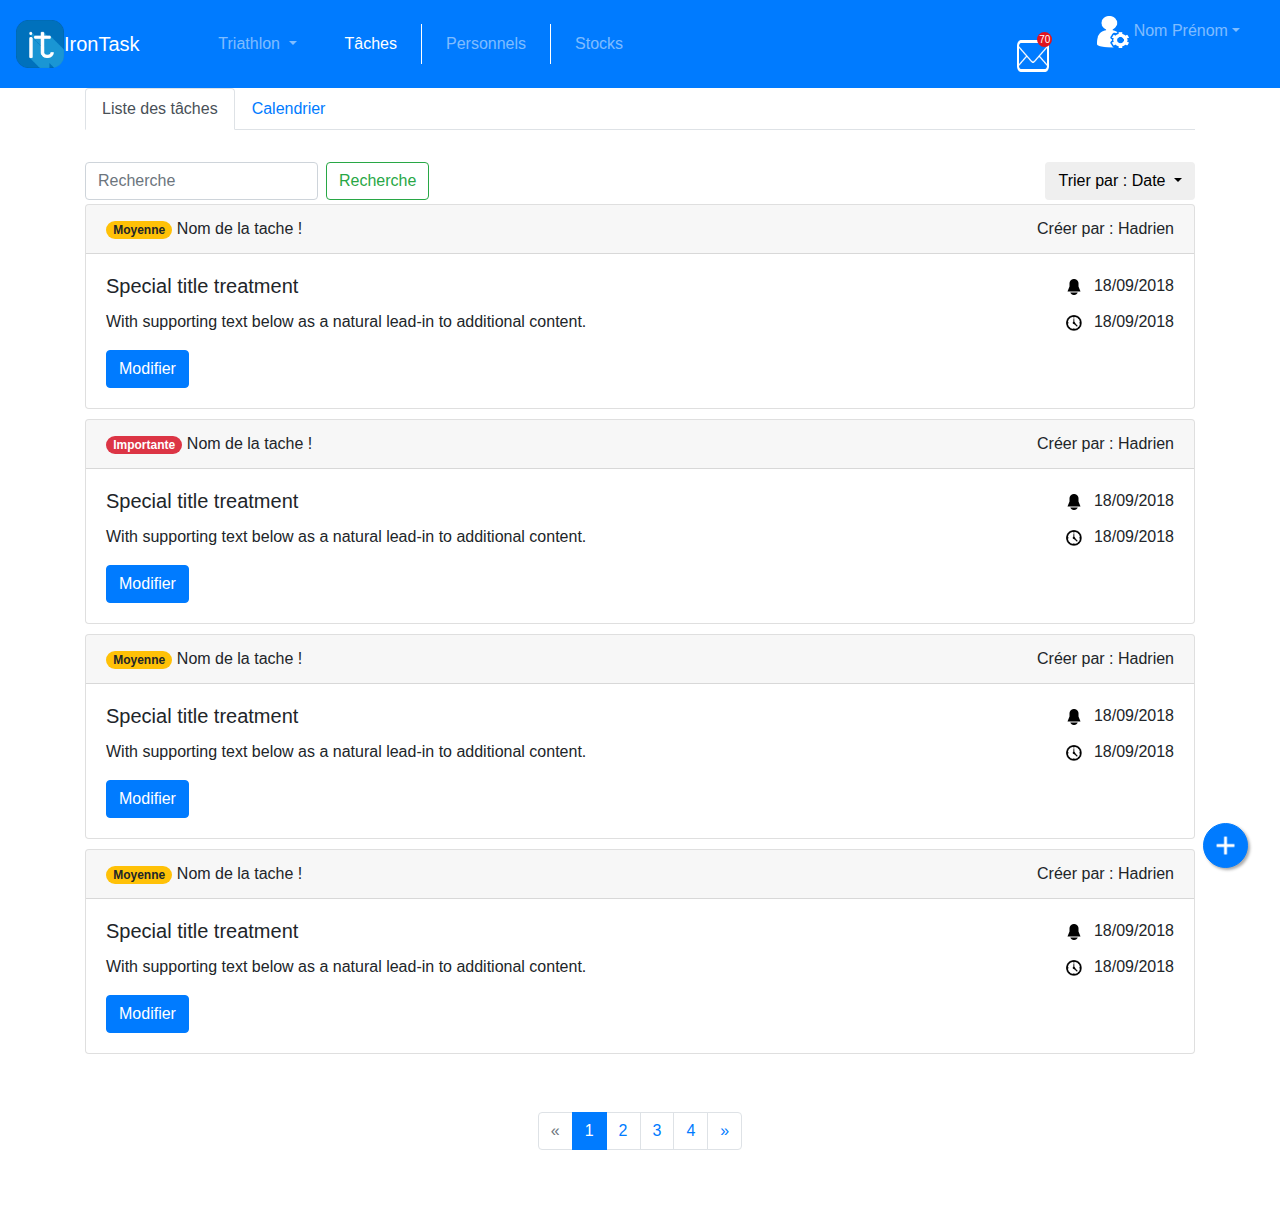
<file: index.html>
<!DOCTYPE html>
<html lang="fr">

<head>
    <meta charset="UTF-8">
    <title>IronTask</title>
    <link href="css/bootstrap.min.css" rel="stylesheet">
    <link href="css/templates/menu.css" rel="stylesheet">
    <link href="css/datepicker.css" rel="stylesheet" >
    <script src="js/jquery-3.3.1.min.js"></script>
    <script src="js/datepicker.js"></script>
    <script src="js/bootstrap.bundle.js"></script>
    <script src="js/popper.min.js"></script>
</head>
<body>

<header class="navbar navbar-dark bg-primary navbar-expand-md bg-faded justify-content-center">
    <img class="logoit" alt="logo" src="img/logo.png">
    <a href="index.html" class="navbar-brand d-flex mr-auto">IronTask</a>
    <button class="navbar-toggler" type="button" data-toggle="collapse"
            data-target="#collapsingNavbar3">
        <span class="navbar-toggler-icon"></span>
    </button>
    <div class="navbar-collapse collapse w-100" id="collapsingNavbar3">
        <ul class="navbar-nav mx-auto w-100 justify-content-center">
            <li class="nav-item dropdown px-3"><a
                    class="nav-link dropdown-toggle" href="#"
                    id="navbarDropdownMenuLink" data-toggle="dropdown"
                    aria-haspopup="true" aria-expanded="false"> Triathlon </a>
                <div class="dropdown-menu" aria-labelledby="navbarDropdownMenuLink">
                    <a class="dropdown-item" href="#">Triathlon du 01.01.2017</a>
                    <a class="dropdown-item" href="#">Triathlon du 02.02.2018</a>
                    <div class="dropdown-divider"></div>
                    <a class="dropdown-item" href="#" data-toggle="modal" data-target="#modalAjoutTriathlon"> <img class="iconeadmin" alt="messagerie" src="img/ajouter2.png">Ajouter
                        un Triathlon</a>
                </div>
            </li>
            <li class="nav-item active px-3 "><a class="nav-link" href="#">Tâches
                <span class="sr-only">(current)</span>
            </a></li>
            <li class="ligne_verticale"></li>
            <li class="nav-item px-3"><a class="nav-link" href="#">Personnels</a></li>
            <li class="ligne_verticale"></li>
            <li class="nav-item px-3"><a class="nav-link" href="#">Stocks</a></li>
        </ul>
        <ul class="navbar-nav ml-auto w-100 justify-content-end">

            <li class="nav-item px-3 ">
                <a class="nav-link" href="#">
                    <span id="noti_Counter">70</span>

                    <img class="messagerie" alt="messagerie" src="img/mail.png"></a></li>


            <li class="nav-item dropdown px-3"><a
                    class="nav-link dropdown-toggle" href="#"
                    id="navbarDropdownMenuLink1" data-toggle="dropdown"
                    aria-haspopup="true" aria-expanded="false"><img class="compte" alt="messagerie" src="img/admin.png">
                Nom Prénom</a>
                <div class="dropdown-menu dropdown-menu-right" aria-labelledby="navbarDropdownMenuLink1">
                    <a class="dropdown-item" href="#"><img class="iconeadmin" alt="messagerie" src="img/moncompte.png">Mon
                        compte</a>
                    <a class="dropdown-item" href="#"><img class="iconeadmin" alt="messagerie" src="img/parametres.png">Paramètres</a>
                    <div class="dropdown-divider"></div>
                    <a class="dropdown-item" href="" data-toggle="modal" data-target="#logoutModal"><img class="iconeadmin" alt="messagerie" src="img/logout.png">Se déconnecter</a>
                </div>
            </li>
        </ul>
    </div>
</header>
<!-- Modale logout-->

<div class="modal fade" id="logoutModal" tabindex="-1" role="dialog" aria-hidden="true">
    <div class="modal-dialog" role="document">
        <div class="modal-content">
            <div class="modal-header">
                <h5 class="modal-title" >Déconnexion</h5>
                <button type="button" class="close" data-dismiss="modal" aria-label="Close">
                    <span aria-hidden="true">&times;</span>
                </button>
            </div>
            <div class="modal-body">
                Êtes-vous sûr(e) de vouloir vous déconnecter ?
            </div>
            <div class="modal-footer">
                <button type="button" class="btn btn-secondary" data-dismiss="modal">Annuler</button>
                <button type="button" class="btn btn-primary" onclick="window.location.href='login.html'">Se déconnecter</button>
            </div>
        </div>
    </div>
</div>


<!-- Modal Ajout Triathlon -->
<div class="modal fade" id="modalAjoutTriathlon" tabindex="-1" role="dialog" aria-hidden="true">
    <div class="modal-dialog" role="document">
        <div class="modal-content">
            <div class="modal-header">
                <h5 class="modal-title">Ajouter un triathlon</h5>
                <button type="button" class="close" data-dismiss="modal" aria-label="Close">
                    <span aria-hidden="true">&times;</span>
                </button>
            </div>
            <div class="modal-body">
                <form>
                    <div class="container-fluid">
                        <div class="row form-group">
                            <label for="recipient-name2" class="form-control-label">Nom triathlon :</label>
                            <input type="text" class="form-control" id="recipient-name2">
                        </div>
                        <div class="row form-group">
                            <label for="message-text" class="form-control-label">Description :</label>
                            <textarea class="form-control" id="message-text2"></textarea>
                        </div>
                        <div class="form-group row">
                            <label for="adresse" class="col-2 col-form-label">Adr :</label>
                            <input class="form-control col-10" type="text" value="Adresse" id="adresse">
                        </div>
                         <div class="form-group row">
                            <label for="cp" class="col-2 col-form-label">Cp :</label>
                            <input class="form-control col-3" type="text" value="9999" id="cp">
                             <label for="ville" class="col-2 col-form-label">Ville :</label>
                            <input class="form-control col-5" type="text" value="Ville" id="ville">
                        </div>

                        <div class="row ">
                            <div class ="input-group mb-1">
                                <div class="input-group-prepend">
                                    <label class="input-group-text"><img class="iconeadmin" alt="messagerie" src="/img/date.png">Date triathlon</label>
                                </div>
                                <input type="text" class="form-control" data-toggle="datepicker">
                            </div>
                        </div>
                        <div class="row espaceModale">
                            <div class ="input-group mb-1">
                                <div class="input-group-prepend">
                                    <label class="input-group-text"><img class="iconeadmin" alt="messagerie" src="img/time.png">Heure</label>
                                </div>
                                <input class="form-control" type="time"  >
                            </div>
                        </div>
                        <div class="row">
                            <div class ="input-group mb-1">
                                <select class="custom-select" id="inputGroupSelect03">
                                    <option selected>Choix...</option>
                                    <option value="1">Distance S </option>
                                    <option value="2">Distance M </option>
                                    <option value="3">Distance L </option>
                                </select>
                                <div class="input-group-append">
                                    <label class="input-group-text" for="inputGroupSelect03">Format</label>
                                </div>
                            </div>
                        </div>
                    </div>
                </form>
            </div>
            <div class="modal-footer">
                <button type="button" class="btn btn-secondary" data-dismiss="modal">Fermer</button>
                <button type="button" class="btn btn-primary">Ajouter</button>
            </div>
        </div>
    </div>
</div>


<div class="entête">
    <div class="container ">
        <ul class="nav nav-tabs align-content-center" role="tablist">
            <li class="nav-item">
                <a class="nav-link active" href="#">Liste des tâches</a>
            </li>

            <li class="nav-item">
                <a class="nav-link" href="#">Calendrier</a>
            </li>
        </ul>
    </div>
</div>


<div class="container ">
    <div class="row mt-3 ">
        <div class="col   ">
            <div class="row mt-3 mb-1">
                <div class="col">
                    <form class="form-inline my-2 my-lg-0">
                        <input class="form-control mr-sm-2" type="search" placeholder="Recherche"
                               aria-label="Recherche">
                        <button class="btn btn-outline-success my-2 my-sm-0" type="submit">Recherche</button>
                    </form>
                </div>

                <div class="col-sm">

                    <div class="dropdown float-right">
                        <button class="btn  dropdown-toggle" type="button" id="boutonTri"
                                data-toggle="dropdown" aria-haspopup="true" aria-expanded="false">
                            Trier par : Date
                        </button>
                        <div class="dropdown-menu" aria-labelledby="boutonTri">
                            <a class="dropdown-item" href="#">Priorité</a>
                            <a class="dropdown-item" href="#">Date d'ajout</a>

                        </div>
                    </div>

                </div>

            </div>
        </div>
    </div>


    <!-- Taches -->
    <div class="card">
        <div class="card-header">
            <span class="badge badge-pill badge-warning">Moyenne</span>
            Nom de la tache !
            <div class="float-right"> Créer par : Hadrien</div>
        </div>

        <div class="card-body">
            <div class="float-right">
                <a><img class="iconeadmin" alt="messagerie" src="img/alerte.png">18/09/2018</a>
            </div>
            <h5 class="card-title">Special title treatment</h5>
            <div class="float-right">
                <a><img class="iconeadmin" alt="messagerie" src="img/clock.png">18/09/2018</a>
            </div>
            <p class="card-text">With supporting text below as a natural lead-in to additional content.</p>
            <a href="#" class="btn btn-primary">Modifier</a>

        </div>
    </div>

    <div class="card">
        <div class="card-header">
            <span class="badge badge-pill badge-danger">Importante</span>
            Nom de la tache !
            <div class="float-right"> Créer par : Hadrien</div>
        </div>

        <div class="card-body">
            <div class="float-right">
                <a><img class="iconeadmin" alt="messagerie" src="img/alerte.png">18/09/2018</a>
            </div>
            <h5 class="card-title">Special title treatment</h5>
            <div class="float-right">
                <a><img class="iconeadmin" alt="messagerie" src="img/clock.png">18/09/2018</a>
            </div>
            <p class="card-text">With supporting text below as a natural lead-in to additional content.</p>
            <a href="#" class="btn btn-primary">Modifier</a>

        </div>
    </div>
    <div class="card">
        <div class="card-header">
            <span class="badge badge-pill badge-warning">Moyenne</span>
            Nom de la tache !
            <div class="float-right"> Créer par : Hadrien</div>
        </div>

        <div class="card-body">
            <div class="float-right">
                <a><img class="iconeadmin" alt="messagerie" src="img/alerte.png">18/09/2018</a>
            </div>
            <h5 class="card-title">Special title treatment</h5>
            <div class="float-right">
                <a><img class="iconeadmin" alt="messagerie" src="img/clock.png">18/09/2018</a>
            </div>
            <p class="card-text">With supporting text below as a natural lead-in to additional content.</p>
            <a href="#" class="btn btn-primary">Modifier</a>

        </div>
    </div>
    <div class="card">
        <div class="card-header">
            <span class="badge badge-pill badge-warning">Moyenne</span>
            Nom de la tache !
            <div class="float-right"> Créer par : Hadrien</div>
        </div>

        <div class="card-body">
            <div class="float-right">
                <a><img class="iconeadmin" alt="messagerie" src="img/alerte.png">18/09/2018</a>
            </div>
            <h5 class="card-title">Special title treatment</h5>
            <div class="float-right">
                <a><img class="iconeadmin" alt="messagerie" src="img/clock.png">18/09/2018</a>
            </div>
            <p class="card-text">With supporting text below as a natural lead-in to additional content.</p>
            <a href="#" class="btn btn-primary">Modifier</a>

        </div>
    </div>
</div>

<!-- Fin Taches -->


<span class="plus"></span>

<!-- Pagination -->
<div class="container">
    <div class="row">
        <div class="col-lg-6 offset-lg-3 py-5 d-flex">
            <ul class="pagination mx-auto">
                <li class="page-item disabled">
                    <a class="page-link" href="#" aria-label="Previous">
                        <span aria-hidden="true">«</span>
                        <span class="sr-only">Previous</span>
                    </a>
                </li>
                <li class="page-item active">
                    <a class="page-link" href="#">1</a>
                </li>
                <li class="page-item"><a class="page-link" href="#">2</a></li>
                <li class="page-item"><a class="page-link" href="#">3</a></li>
                <li class="page-item"><a class="page-link" href="#">4</a></li>
                <li class="page-item">
                    <a class="page-link" href="#" aria-label="Next">
                        <span aria-hidden="true">»</span>
                        <span class="sr-only">Next</span>
                    </a>
                </li>
            </ul>
        </div>
    </div>
</div>


<!-- Fin pagination -->
<!--bouton ajout-->
<img class="btn btn-primary ajouter" data-toggle="modal" data-target="#modalAjoutTache" alt="messagerie" src="img/add.png">
<!-- Modal ajouter une tache -->
<div class="modal fade" id="modalAjoutTache" tabindex="-1" role="dialog"
     aria-hidden="true">
    <div class="modal-dialog" role="document">
        <div class="modal-content">
            <div class="modal-header">
                <h5 class="modal-title">Ajouter une tâche</h5>
                <button type="button" class="close" data-dismiss="modal" aria-label="Close">
                    <span aria-hidden="true">&times;</span>
                </button>
            </div>
            <div class="modal-body">
                <form>
                    <div class="container-fluid">
                        <div class="row form-group">
                            <label for="recipient-name" class="form-control-label">Nom tâche :</label>
                            <input type="text" class="form-control" id="recipient-name">
                        </div>
                        <div class="row form-group">
                            <label for="message-text" class="form-control-label">Description :</label>
                            <textarea class="form-control" id="message-text"></textarea>
                        </div>

                        <div class="row ">
                            <div class ="input-group mb-1">
                                <div class="input-group-prepend">
                                    <label class="input-group-text"><img class="iconeadmin" alt="messagerie" src="img/datestart.png">Date début </label>
                                </div>
                                <input type="text" class="form-control" data-toggle="datepicker">
                            </div>
                        </div>
                        <div class="row ">
                            <div class ="input-group mb-1">
                                <div class="input-group-prepend">
                                    <label class="input-group-text"><img class="iconeadmin" alt="messagerie" src="img/dateend.png">Date fin   </label>
                                </div>
                                <input type="text" class="form-control" data-toggle="datepicker">
                            </div>
                        </div>
                        <div class="row espaceModale">
                            <div class ="input-group mb-1">
                                <div class="input-group-prepend">
                                    <label class="input-group-text"><img class="iconeadmin" alt="messagerie" src="img/alerte.png">Date rappel</label>
                                </div>
                                <input type="text" class="form-control" data-toggle="datepicker">
                            </div>
                        </div>

                        <div class="row">
                            <label for="message-text" class="form-control-label">Niveau priorité :</label>
                        </div>
                        <div class="row espaceModale ">

                            <div class="col-sm-3">
                                <div class="radio">
                                    <label><input type="radio" name="optradio"> Haut</label>
                                </div>
                            </div>
                            <div class="col-sm-3">
                                <div class="radio">
                                    <label><input type="radio" name="optradio"> Moyen</label>
                                </div>
                            </div>
                            <div class="col-sm-3">
                                <div class="radio">
                                    <label><input type="radio" name="optradio"> Faible</label>
                                </div>
                            </div>
                            <div class="col-sm-3">
                                <div class="radio">
                                    <label><input type="radio" name="optradio"> Aucun</label>
                                </div>
                            </div>
                        </div>
                        <div class="row">
                            <div class ="input-group mb-1">
                                <select class="custom-select" id="inputGroupSelect02">
                                    <option selected>Choix...</option>
                                    <option value="1">Thierry Beltran</option>
                                    <option value="2">Nono Gégé</option>
                                    <option value="3">Arthur Biture</option>
                                </select>
                                <div class="input-group-append">
                                    <label class="input-group-text" for="inputGroupSelect02">Responsable</label>
                                </div>
                            </div>
                        </div>
                    </div>
                </form>
            </div>
            <div class="modal-footer">
                <button type="button" class="btn btn-secondary" data-dismiss="modal">Fermer</button>
                <button type="button" class="btn btn-primary">Ajouter</button>
            </div>
        </div>
    </div>
</div>
<!--fin bouton ajout-->



<!-- scrip pour les selecteurs de date-->
<script>
    $(function() {
        $('[data-toggle="datepicker"]').datepicker({
            format: 'dd/mm/yyyy',
            autoHide: true,
            zIndex: 2048,
        });
    });
</script>



</body>
</html>
</file>
<file: css/templates/menu.css>
@charset "ISO-8859-1";
.datepicker{
	position:relative;
	z-index:10;
}

.ent�te{
	background: #F7F7F7;
	padding-top: 32px;
}

.ligne_verticale
{
	width:1px;
	border-left:1px solid white;
}
.ajouter{
	position: fixed;
	bottom: 32px;
	right: 32px;
	border-radius:50%;
	width:45px;
	height:45px;
	line-height:1em; /* centrage vertical */
	text-align:center; /* centrage horizontal */
	box-shadow: 2px 2px 3px #aaa;
	padding: 0;
	margin: 0;
	vertical-align:middle;
}

.card{
	margin-bottom: 10px;
}
.panneauHaut{
	height: 32px;
}
.espaceModale{
	margin-bottom: 16px;
}

.logoit {
	width: 3em;
	height: 3em;
}
.messagerie {
	width: 2em;
	height: 2em;
}
.compte {
	width: 2em;
	height: 2em;
}
.iconeadmin{
	vertical-align:middle;
	width: 1em;
	height: 1em;
	margin-right: 12px;

}
#noti_Counter {
	position: relative;
	background: #E1141E;
	color: #FFF;
	font-size: 10px;
	font-weight: 400;
	padding: 2px;
	margin: 0em -4em 0em 2em;
	border:none;
	border-radius:8px;
	z-index: 1;
	top: 1em;
}
.donation{
	display: flex;

}
</file>
<file: css/datepicker.css>
/*!
 * Datepicker v0.6.4
 * https://github.com/fengyuanchen/datepicker
 *
 * Copyright (c) 2014-2017 Chen Fengyuan
 * Released under the MIT license
 *
 * Date: 2017-11-24T14:38:19.628Z
 */

.datepicker-container {
  background-color: #fff;
  direction: ltr;
  font-size: 12px;
  left: 0;
  line-height: 30px;
  position: fixed;
  top: 0;
  -ms-touch-action: none;
  touch-action: none;
  -webkit-user-select: none;
  -moz-user-select: none;
  -ms-user-select: none;
  user-select: none;
  width: 210px;
  z-index: -1;
  -webkit-tap-highlight-color: transparent;
  -webkit-touch-callout: none;
}

.datepicker-container::before,
.datepicker-container::after {
  border: 5px solid transparent;
  content: " ";
  display: block;
  height: 0;
  position: absolute;
  width: 0;
}

.datepicker-dropdown {
  border: 1px solid #ccc;
  -webkit-box-shadow: 0 3px 6px #ccc;
  box-shadow: 0 3px 6px #ccc;
  -webkit-box-sizing: content-box;
  box-sizing: content-box;
  position: absolute;
  z-index: 1;
}

.datepicker-inline {
  position: static;
}

.datepicker-top-left,
.datepicker-top-right {
  border-top-color: #39f;
}

.datepicker-top-left::before,
.datepicker-top-left::after,
.datepicker-top-right::before,
.datepicker-top-right::after {
  border-top: 0;
  left: 10px;
  top: -5px;
}

.datepicker-top-left::before,
.datepicker-top-right::before {
  border-bottom-color: #39f;
}

.datepicker-top-left::after,
.datepicker-top-right::after {
  border-bottom-color: #fff;
  top: -4px;
}

.datepicker-bottom-left,
.datepicker-bottom-right {
  border-bottom-color: #39f;
}

.datepicker-bottom-left::before,
.datepicker-bottom-left::after,
.datepicker-bottom-right::before,
.datepicker-bottom-right::after {
  border-bottom: 0;
  bottom: -5px;
  left: 10px;
}

.datepicker-bottom-left::before,
.datepicker-bottom-right::before {
  border-top-color: #39f;
}

.datepicker-bottom-left::after,
.datepicker-bottom-right::after {
  border-top-color: #fff;
  bottom: -4px;
}

.datepicker-top-right::before,
.datepicker-top-right::after,
.datepicker-bottom-right::before,
.datepicker-bottom-right::after {
  left: auto;
  right: 10px;
}

.datepicker-panel > ul {
  margin: 0;
  padding: 0;
  width: 102%;
}

.datepicker-panel > ul::before,
.datepicker-panel > ul::after {
  content: " ";
  display: table;
}

.datepicker-panel > ul::after {
  clear: both;
}

.datepicker-panel > ul > li {
  background-color: #fff;
  cursor: pointer;
  float: left;
  height: 30px;
  list-style: none;
  margin: 0;
  padding: 0;
  text-align: center;
  width: 30px;
}

.datepicker-panel > ul > li:hover {
  background-color: rgb(229, 242, 255);
}

.datepicker-panel > ul > li.muted,
.datepicker-panel > ul > li.muted:hover {
  color: #999;
}

.datepicker-panel > ul > li.highlighted {
  background-color: rgb(229, 242, 255);
}

.datepicker-panel > ul > li.highlighted:hover {
  background-color: rgb(204, 229, 255);
}

.datepicker-panel > ul > li.picked,
.datepicker-panel > ul > li.picked:hover {
  color: #39f;
}

.datepicker-panel > ul > li.disabled,
.datepicker-panel > ul > li.disabled:hover {
  background-color: #fff;
  color: #ccc;
  cursor: default;
}

.datepicker-panel > ul > li.disabled.highlighted,
.datepicker-panel > ul > li.disabled:hover.highlighted {
  background-color: rgb(229, 242, 255);
}

.datepicker-panel > ul > li[data-view="years prev"],
.datepicker-panel > ul > li[data-view="year prev"],
.datepicker-panel > ul > li[data-view="month prev"],
.datepicker-panel > ul > li[data-view="years next"],
.datepicker-panel > ul > li[data-view="year next"],
.datepicker-panel > ul > li[data-view="month next"],
.datepicker-panel > ul > li[data-view="next"] {
  font-size: 18px;
}

.datepicker-panel > ul > li[data-view="years current"],
.datepicker-panel > ul > li[data-view="year current"],
.datepicker-panel > ul > li[data-view="month current"] {
  width: 150px;
}

.datepicker-panel > ul[data-view="years"] > li,
.datepicker-panel > ul[data-view="months"] > li {
  height: 52.5px;
  line-height: 52.5px;
  width: 52.5px;
}

.datepicker-panel > ul[data-view="week"] > li,
.datepicker-panel > ul[data-view="week"] > li:hover {
  background-color: #fff;
  cursor: default;
}

.datepicker-hide {
  display: none;
}
</file>
